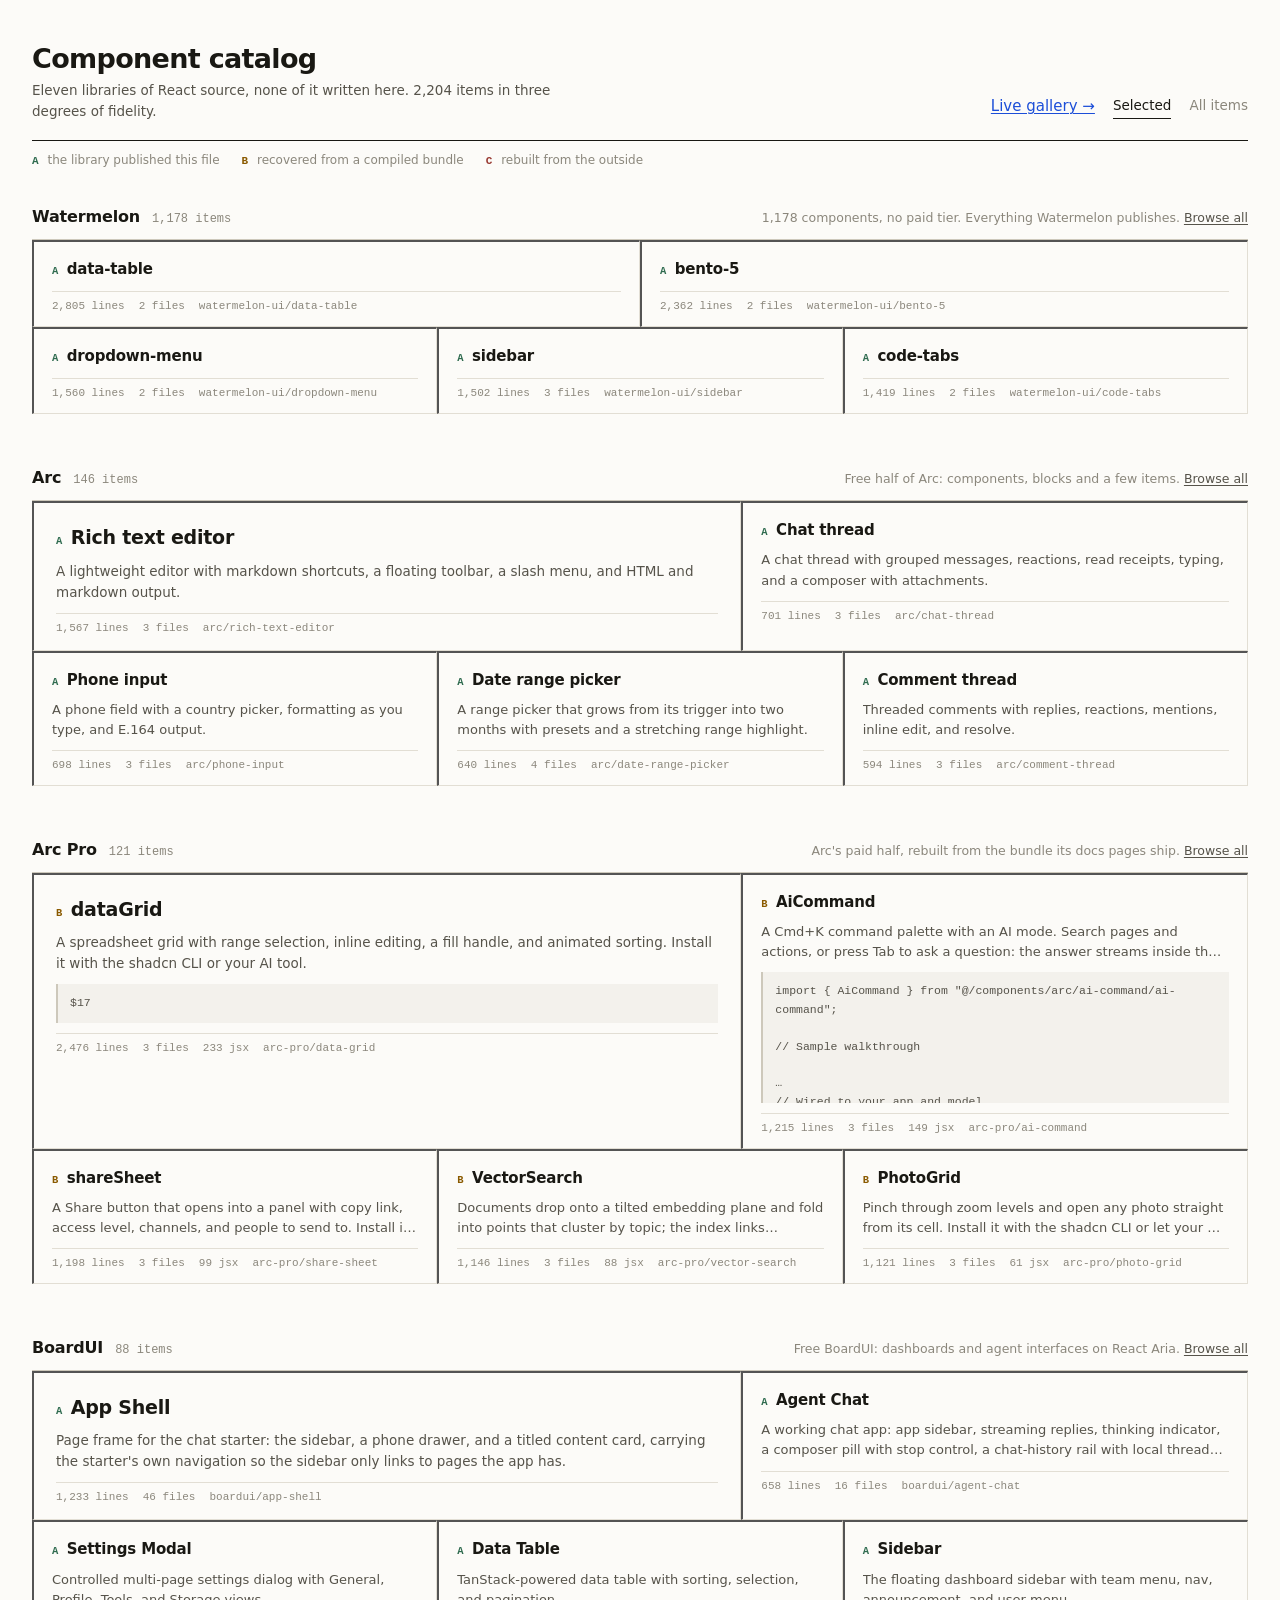
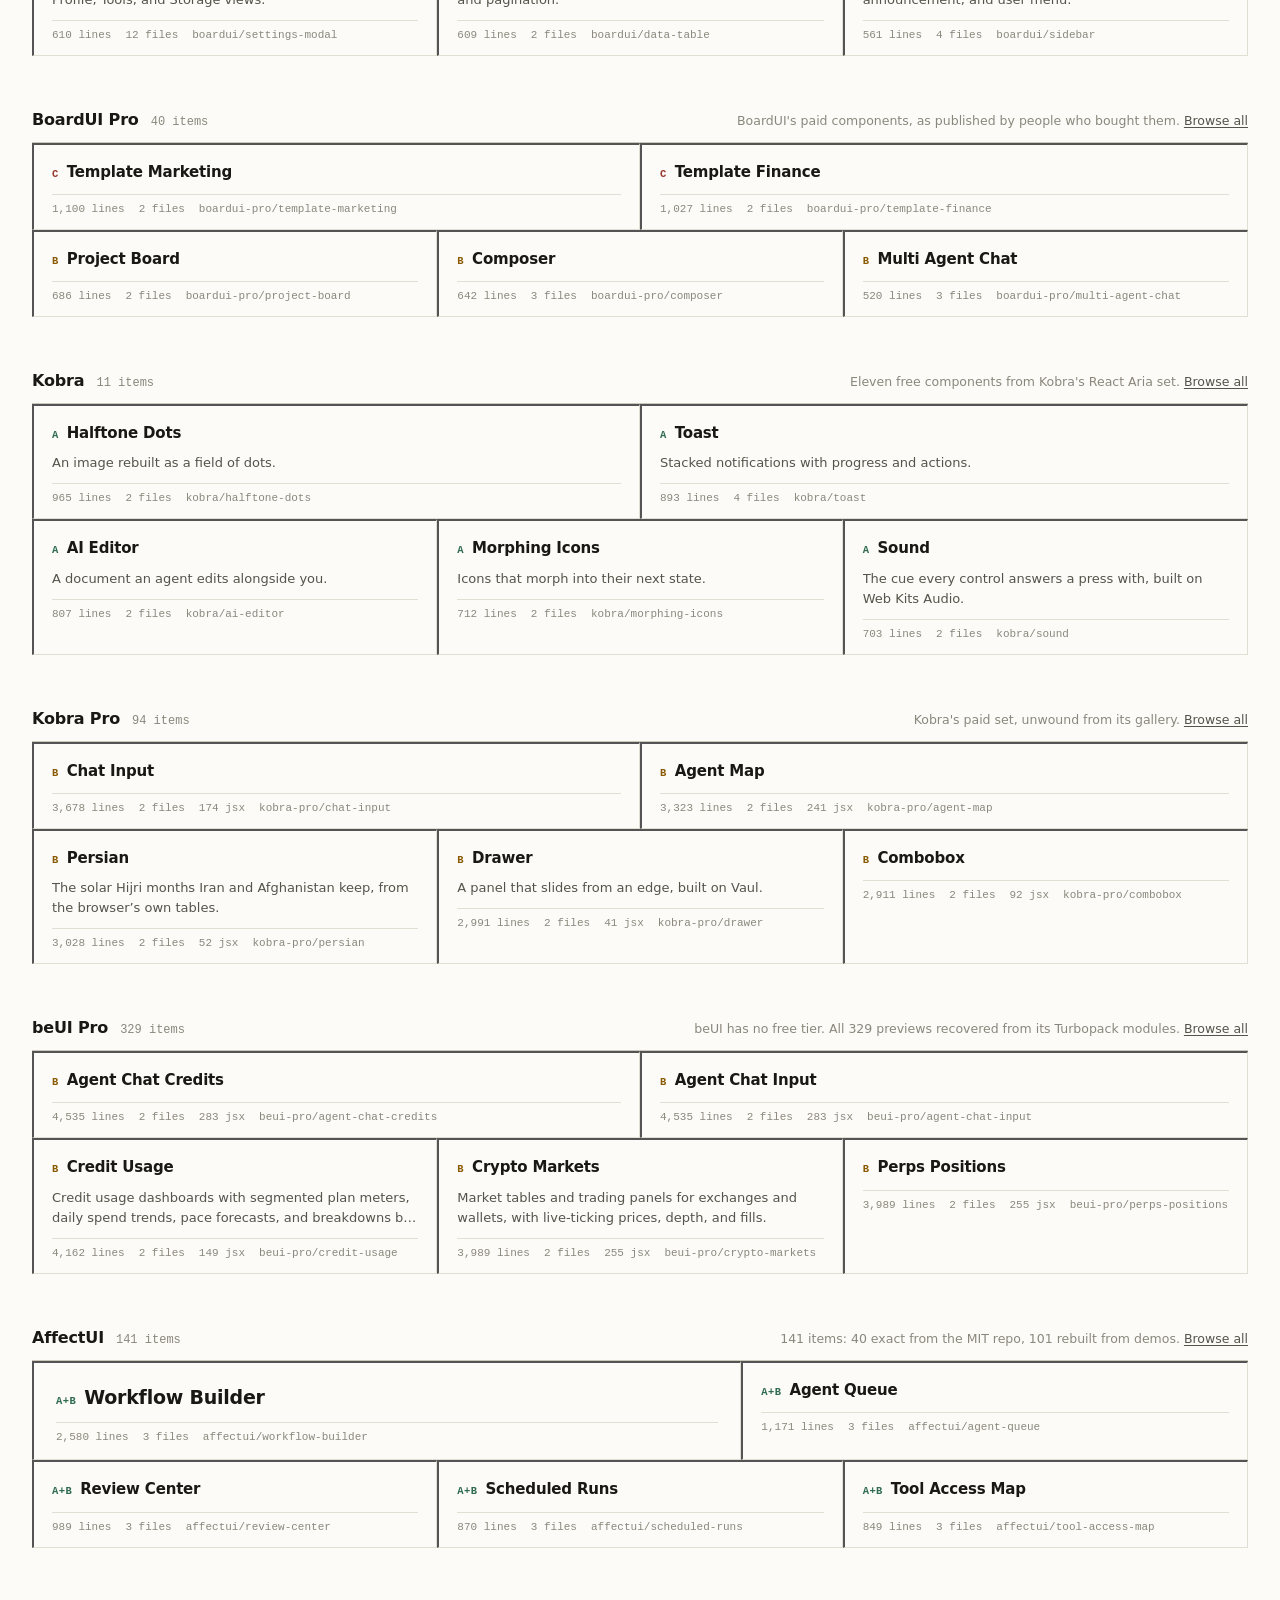
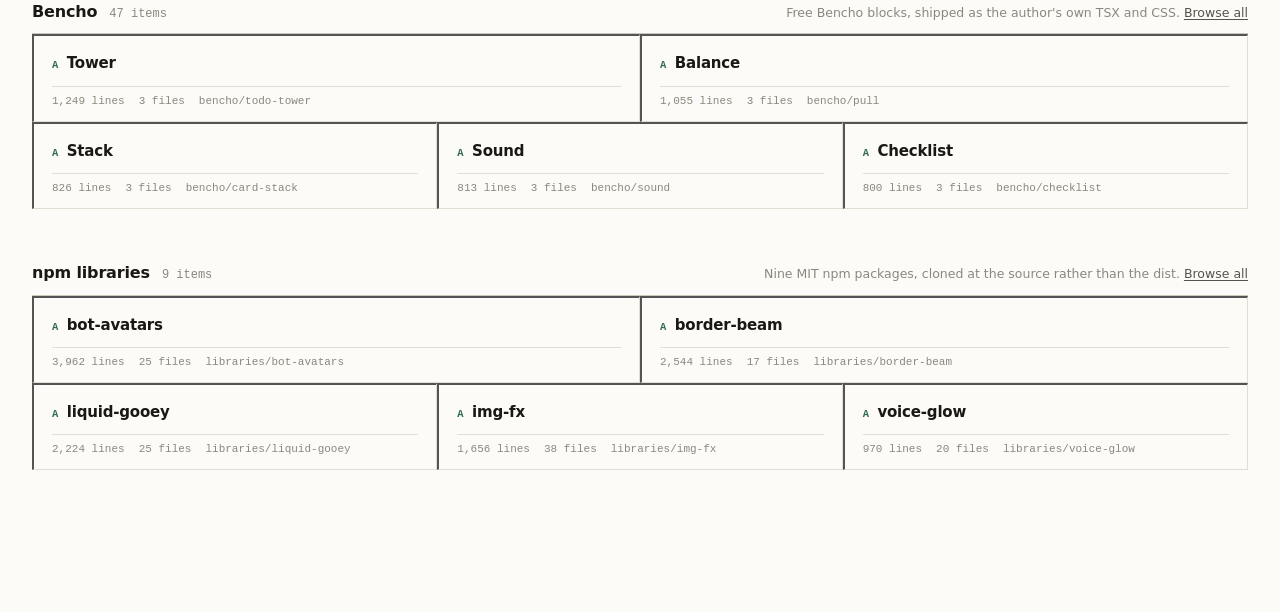
<file: index.html>
<!doctype html>
<html lang="en">
<head>
<meta charset="utf-8" />
<meta name="viewport" content="width=device-width, initial-scale=1" />
<title>Component catalog</title>
<link rel="icon" href="favicon.svg" type="image/svg+xml" />
<link rel="stylesheet" href="styles.css?v=202611071553" />
</head>
<body>
  <header class="masthead">
    <div class="masthead-left">
      <h1>Component catalog</h1>
      <p>Eleven libraries of React source, none of it written here. <span id="lede-count">2,204</span> items in three degrees of fidelity.</p>
    </div>
    <nav class="views">
      <a class="view-link" href="./gallery/">Live gallery &rarr;</a>
      <button id="view-showcase" type="button" aria-pressed="true">Selected</button>
      <button id="view-all" type="button" aria-pressed="false">All items</button>
    </nav>
  </header>

  <div class="key">
    <span><b class="tA">A</b> the library published this file</span>
    <span><b class="tB">B</b> recovered from a compiled bundle</span>
    <span><b class="tC">C</b> rebuilt from the outside</span>
  </div>

  <!-- Selected: a handful of substantial components per library -->
  <main id="showcase"></main>

  <!-- All items: dense index -->
  <main id="catalog" hidden>
    <div class="filters">
      <input id="q" type="search" placeholder="Filter by name, slug, description, category" autocomplete="off" spellcheck="false" />
      <select id="lib" aria-label="Library"></select>
      <select id="tier" aria-label="Tier">
        <option value="">Every tier</option>
        <option value="A">A · published</option>
        <option value="B">B · recovered</option>
        <option value="C">C · rebuilt</option>
      </select>
      <select id="sort" aria-label="Sort">
        <option value="lines">Largest first</option>
        <option value="name">Name</option>
        <option value="lib">Library</option>
      </select>
      <span id="count" class="count"></span>
    </div>
    <table class="index">
      <thead>
        <tr><th>Component</th><th>Library</th><th class="num">Lines</th><th class="num">Files</th><th class="tiercol">Tier</th></tr>
      </thead>
      <tbody id="rows"></tbody>
    </table>
    <button id="more" class="more" type="button">Show more</button>
    <p id="empty" class="empty" hidden>Nothing matches that.</p>
  </main>

  <section id="drawer" hidden>
    <article id="sheet"></article>
  </section>

  <script src="app.js?v=202611071553" type="module"></script>
</body>
</html>
</file>
<file: styles.css>
/* A specimen sheet, not a dashboard: hairlines, no cards floating in space,
   no glow, one accent used only for links. Sizes come from the data. */

:root {
  color-scheme: light;
  --paper: #fcfbf8;
  --wash: #f3f1ec;
  --ink: #191813;
  --ink-2: #56534a;
  --ink-3: #8b877c;
  --rule: #e2ded4;
  --rule-strong: #cdc8bb;
  --link: #1c4ed8;
  --a: #2f6b4f;
  --b: #8a5a00;
  --c: #97372f;
  --mono: ui-monospace, "SF Mono", SFMono-Regular, Menlo, Consolas, monospace;
  --sans: -apple-system, BlinkMacSystemFont, "Segoe UI", system-ui, sans-serif;
}

@media (prefers-color-scheme: dark) {
  :root {
    color-scheme: dark;
    --paper: #0f0f0e;
    --wash: #191917;
    --ink: #eceae3;
    --ink-2: #a8a49a;
    --ink-3: #7c786e;
    --rule: #262522;
    --rule-strong: #3a3833;
    --link: #8fb0ff;
    --a: #6fbf95;
    --b: #d6a94e;
    --c: #d97b73;
  }
}

* { box-sizing: border-box; }

html { -webkit-text-size-adjust: 100%; }

body {
  margin: 0 auto;
  padding: 0 32px 120px;
  max-width: 1320px;
  background: var(--paper);
  color: var(--ink);
  font: 15px/1.55 var(--sans);
  -webkit-font-smoothing: antialiased;
}

a { color: var(--link); text-decoration-thickness: 1px; text-underline-offset: 2px; }

/* masthead */
.masthead {
  display: flex;
  align-items: flex-end;
  justify-content: space-between;
  gap: 32px;
  padding: 44px 0 18px;
  border-bottom: 1px solid var(--ink);
}
.masthead h1 {
  margin: 0 0 6px;
  font-size: 27px;
  line-height: 1.1;
  font-weight: 600;
  letter-spacing: -0.025em;
}
.masthead p { margin: 0; color: var(--ink-2); font-size: 13.5px; max-width: 62ch; }
.views { display: flex; gap: 18px; flex: none; padding-bottom: 3px; }
.views button {
  background: none; border: 0; padding: 0 0 3px; cursor: pointer;
  font: 500 13.5px var(--sans); color: var(--ink-3);
  border-bottom: 1.5px solid transparent;
}
.views button:hover { color: var(--ink); }
.views button[aria-pressed="true"] { color: var(--ink); border-bottom-color: var(--ink); }

/* legend */
.key {
  display: flex; flex-wrap: wrap; gap: 4px 22px;
  padding: 10px 0 0; font-size: 12px; color: var(--ink-3);
}
.key b { font: 600 11px var(--mono); margin-right: 5px; }
.tA { color: var(--a); } .tB { color: var(--b); } .tC { color: var(--c); }

/* showcase: one block per library, hairline grid, spans from the data */
.set { padding-top: 52px; }
.set:first-child { padding-top: 36px; }
.set-head {
  display: flex; align-items: baseline; gap: 12px;
  padding-bottom: 9px; border-bottom: 1px solid var(--rule-strong);
}
.set-head h2 { margin: 0; font-size: 16px; font-weight: 600; letter-spacing: -0.01em; }
.set-head .n { font: 12px var(--mono); color: var(--ink-3); }
.set-head .what { margin-left: auto; font-size: 12.5px; color: var(--ink-3); }
.set-head .what a { color: var(--ink-2); }

.grid {
  display: grid;
  grid-template-columns: repeat(12, minmax(0, 1fr));
}

.tile {
  grid-column: span 4;
  border-bottom: 1px solid var(--rule);
  border-right: 1px solid var(--rule);
  padding: 16px 18px 14px;
  display: grid;
  gap: 8px;
  align-content: start;
  cursor: pointer;
  background: none;
  text-align: left;
  font: inherit;
  color: inherit;
}
.tile:hover { background: var(--wash); }
.tile:hover .tile-name { text-decoration: underline; text-decoration-thickness: 1px; text-underline-offset: 3px; }
.tile.w5 { grid-column: span 5; }
.tile.w7 { grid-column: span 7; }
.tile.lead { padding: 20px 22px 16px; }
.tile.lead .tile-name { font-size: 19px; }

.tile-top { display: flex; align-items: baseline; gap: 8px; }
.tile-name {
  font-size: 15px; font-weight: 600; letter-spacing: -0.012em;
  margin: 0; overflow-wrap: anywhere;
}
.tiermark { font: 600 10.5px var(--mono); letter-spacing: .04em; flex: none; }

.tile-desc {
  margin: 0; color: var(--ink-2); font-size: 13px;
  display: -webkit-box; -webkit-line-clamp: 2; -webkit-box-orient: vertical; overflow: hidden;
}
.tile.lead .tile-desc { -webkit-line-clamp: 4; font-size: 13.5px; }

.tile-usage {
  margin: 2px 0 0;
  padding: 10px 12px;
  background: var(--wash);
  border-left: 2px solid var(--rule-strong);
  font: 11.5px/1.6 var(--mono);
  color: var(--ink-2);
  white-space: pre-wrap;
  overflow: hidden;
  display: -webkit-box; -webkit-line-clamp: 6; -webkit-box-orient: vertical;
}

.tile-foot {
  display: flex; gap: 14px; align-items: baseline;
  border-top: 1px solid var(--rule);
  padding-top: 8px; margin-top: 2px;
  font: 11px var(--mono); color: var(--ink-3);
  font-variant-numeric: tabular-nums;
}
.tile-foot .path { overflow: hidden; text-overflow: ellipsis; white-space: nowrap; }

/* all items: a dense index, not cards */
.filters {
  position: sticky; top: 0; z-index: 3;
  display: flex; gap: 10px; align-items: center; flex-wrap: wrap;
  padding: 16px 0 14px;
  background: var(--paper);
  border-bottom: 1px solid var(--rule-strong);
}
.filters input {
  flex: 1; min-width: 220px; padding: 7px 0;
  border: 0; border-bottom: 1px solid var(--rule-strong); background: none;
  color: var(--ink); font: inherit; outline: none;
}
.filters input:focus { border-bottom-color: var(--ink); }
.filters select {
  padding: 6px 8px; border: 1px solid var(--rule-strong); border-radius: 0;
  background: var(--paper); color: var(--ink-2); font: 12.5px var(--sans); cursor: pointer;
}
.count { font: 11.5px var(--mono); color: var(--ink-3); margin-left: auto; font-variant-numeric: tabular-nums; }

.index { width: 100%; border-collapse: collapse; font-size: 13.5px; }
.index th {
  text-align: left; font: 500 11px var(--mono); letter-spacing: .05em; text-transform: lowercase;
  color: var(--ink-3); padding: 14px 12px 8px 0; border-bottom: 1px solid var(--rule-strong);
}
.index th.num, .index td.num { text-align: right; font-family: var(--mono); font-size: 11.5px; font-variant-numeric: tabular-nums; }
.index td { padding: 7px 12px 7px 0; border-bottom: 1px solid var(--rule); vertical-align: baseline; }
.index tbody tr { cursor: pointer; }
.index tbody tr:hover { background: var(--wash); }
.index td.nm { font-weight: 500; }
.index td.libcell, .index td.tiercol { color: var(--ink-3); font-size: 12.5px; white-space: nowrap; }
.index td .slug { font: 11.5px var(--mono); color: var(--ink-3); margin-left: 8px; }

.more {
  display: block; margin: 22px 0 0; padding: 8px 0;
  background: none; border: 0; border-bottom: 1px solid var(--ink);
  color: var(--ink); font: 13px var(--sans); cursor: pointer;
}
.more[hidden] { display: none; }
.empty { color: var(--ink-3); padding: 40px 0; }

/* detail */
#drawer { position: fixed; inset: 0; background: color-mix(in oklab, #000 38%, transparent); display: flex; justify-content: flex-end; z-index: 20; }
#drawer[hidden] { display: none; }
#sheet {
  width: min(720px, 100%); height: 100%; overflow-y: auto;
  background: var(--paper); border-left: 1px solid var(--ink);
  padding: 0 28px 80px;
}
.sheet-bar {
  position: sticky; top: 0; background: var(--paper);
  display: flex; justify-content: space-between; align-items: baseline;
  padding: 16px 0 10px; border-bottom: 1px solid var(--rule-strong);
}
.sheet-bar button {
  background: none; border: 0; padding: 0; cursor: pointer;
  font: 12px var(--mono); color: var(--ink-3);
}
.sheet-bar button:hover { color: var(--ink); }
#sheet h2 { margin: 22px 0 4px; font-size: 22px; letter-spacing: -0.02em; font-weight: 600; }
#sheet .kicker { font: 11.5px var(--mono); color: var(--ink-3); }
#sheet h3 {
  margin: 30px 0 8px; font: 500 11px var(--mono); letter-spacing: .06em;
  color: var(--ink-3); text-transform: lowercase;
}
#sheet p { margin: 0 0 10px; color: var(--ink-2); font-size: 13.5px; }
#sheet pre {
  margin: 0 0 12px; padding: 12px 14px; background: var(--wash);
  border-left: 2px solid var(--rule-strong);
  font: 11.5px/1.6 var(--mono); color: var(--ink); overflow-x: auto;
}
#sheet table { width: 100%; border-collapse: collapse; font-size: 12.5px; }
#sheet th { text-align: left; font: 500 11px var(--mono); color: var(--ink-3); padding: 6px 8px 6px 0; border-bottom: 1px solid var(--rule-strong); }
#sheet td { padding: 6px 8px 6px 0; border-bottom: 1px solid var(--rule); vertical-align: top; color: var(--ink-2); }
#sheet td code, #sheet .mono { font: 11.5px var(--mono); color: var(--ink); }
.files { display: grid; gap: 3px; font: 11.5px var(--mono); }
.files span { color: var(--ink-3); }

@media (max-width: 1080px) {
  .tile, .tile.w5, .tile.w7 { grid-column: span 6; }
  .tile.lead { grid-column: span 12; }
}
@media (max-width: 700px) {
  body { padding: 0 18px 80px; }
  .masthead { flex-direction: column; align-items: flex-start; gap: 16px; padding-top: 32px; }
  .tile, .tile.w5, .tile.w7, .tile.lead { grid-column: span 12; }
  .index td.libcell, .index th:nth-child(2) { display: none; }
}
</file>
